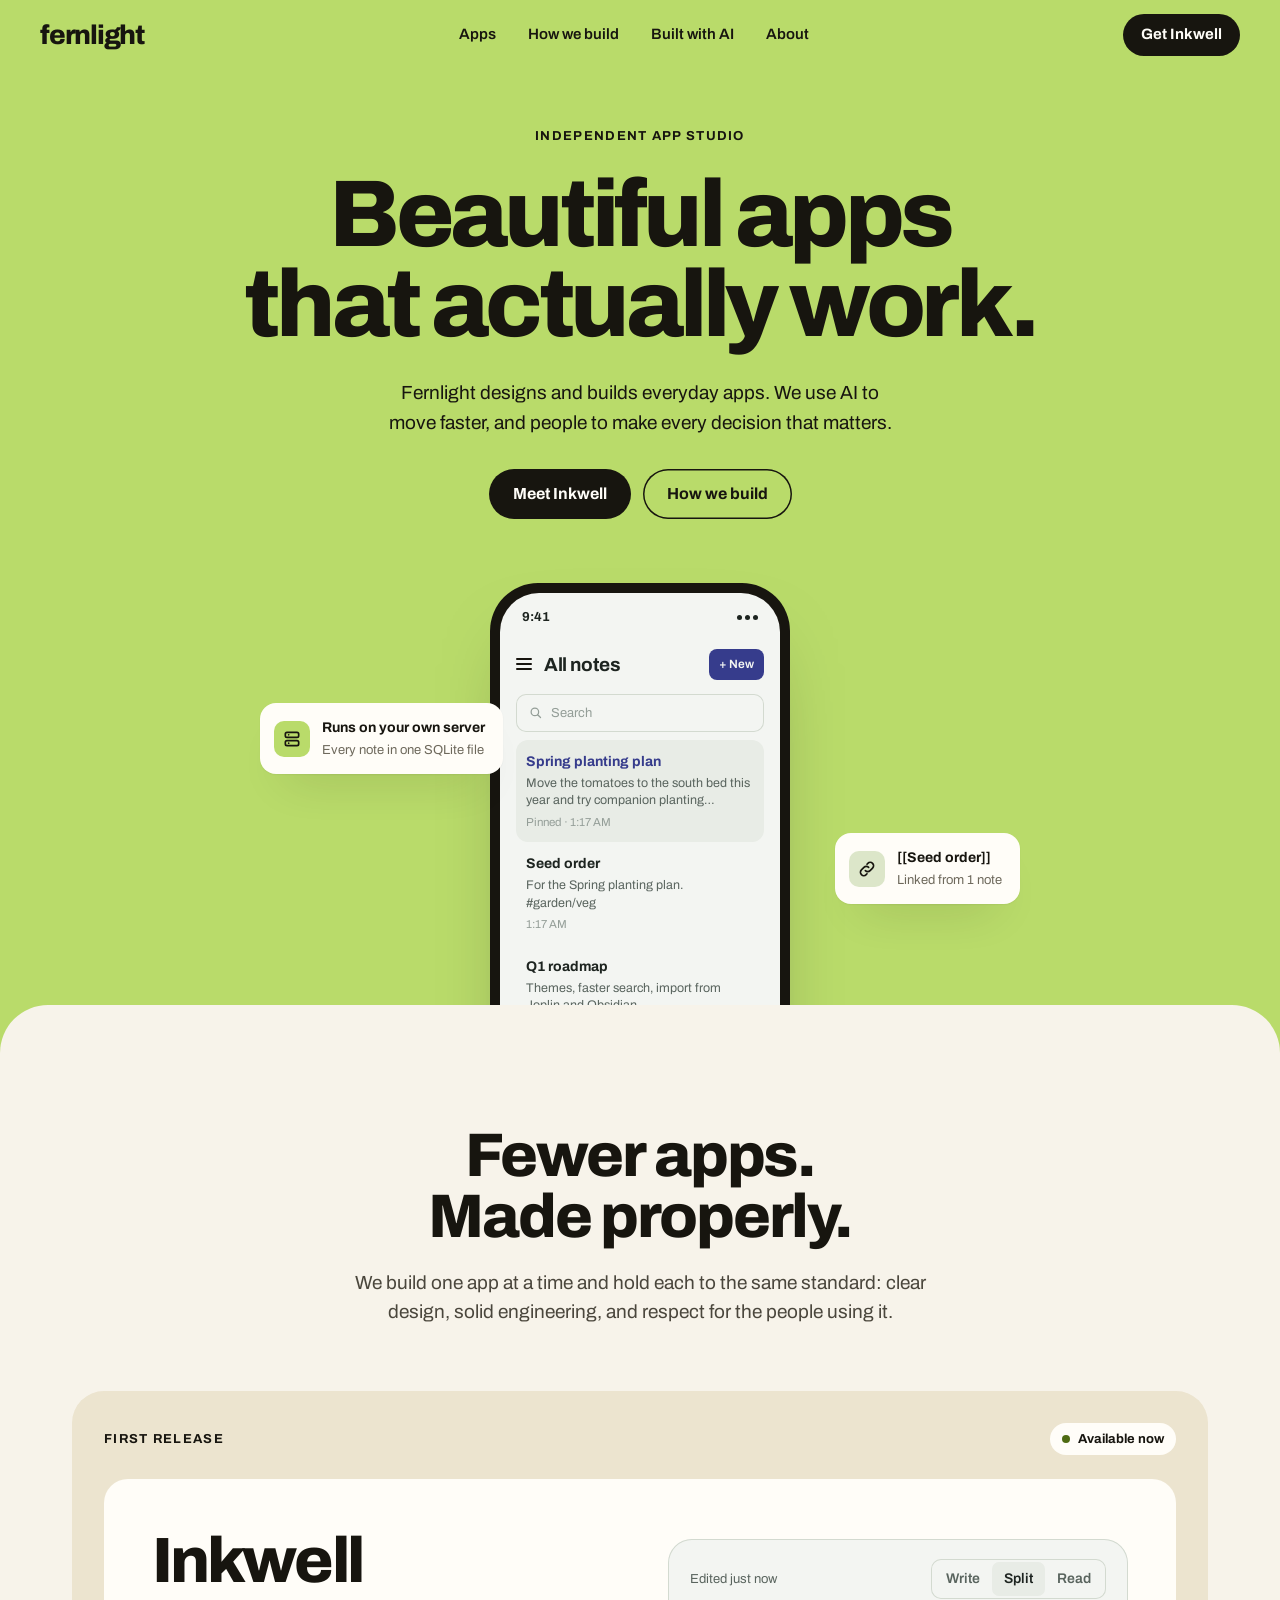
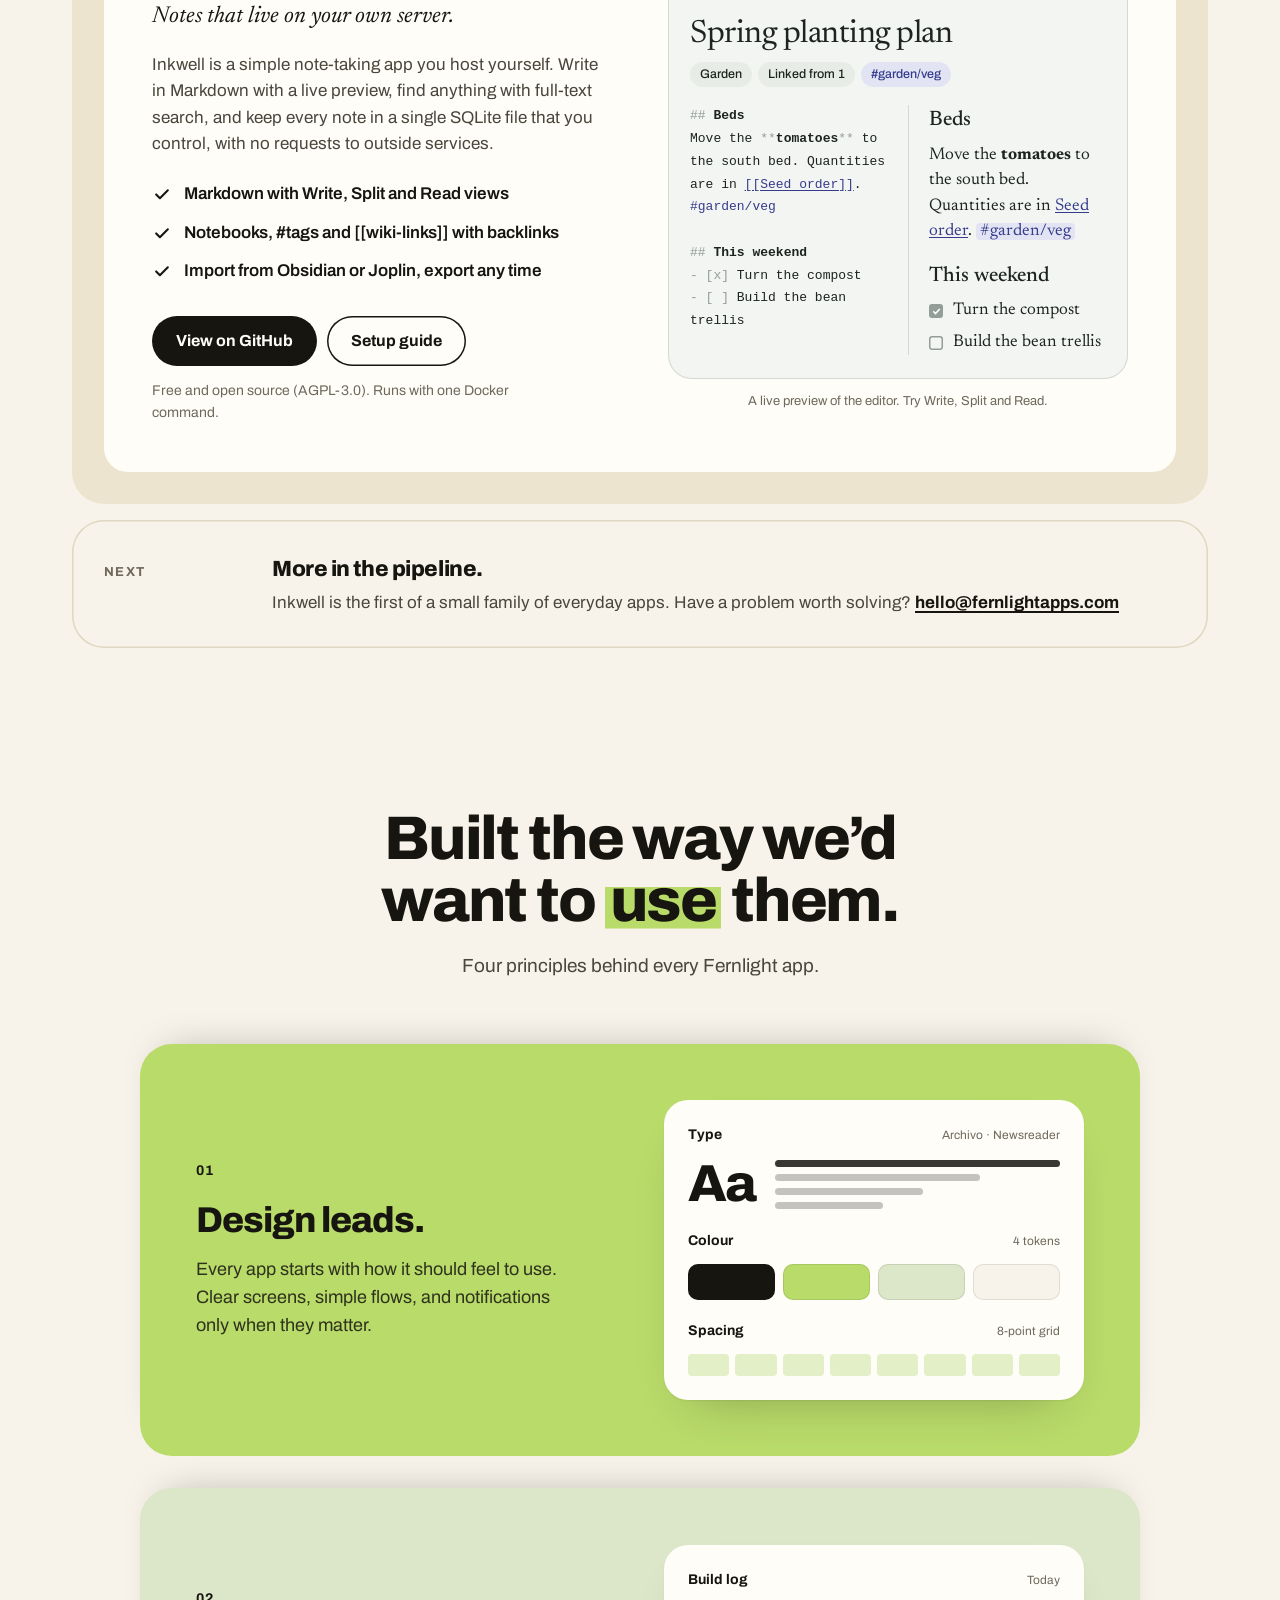
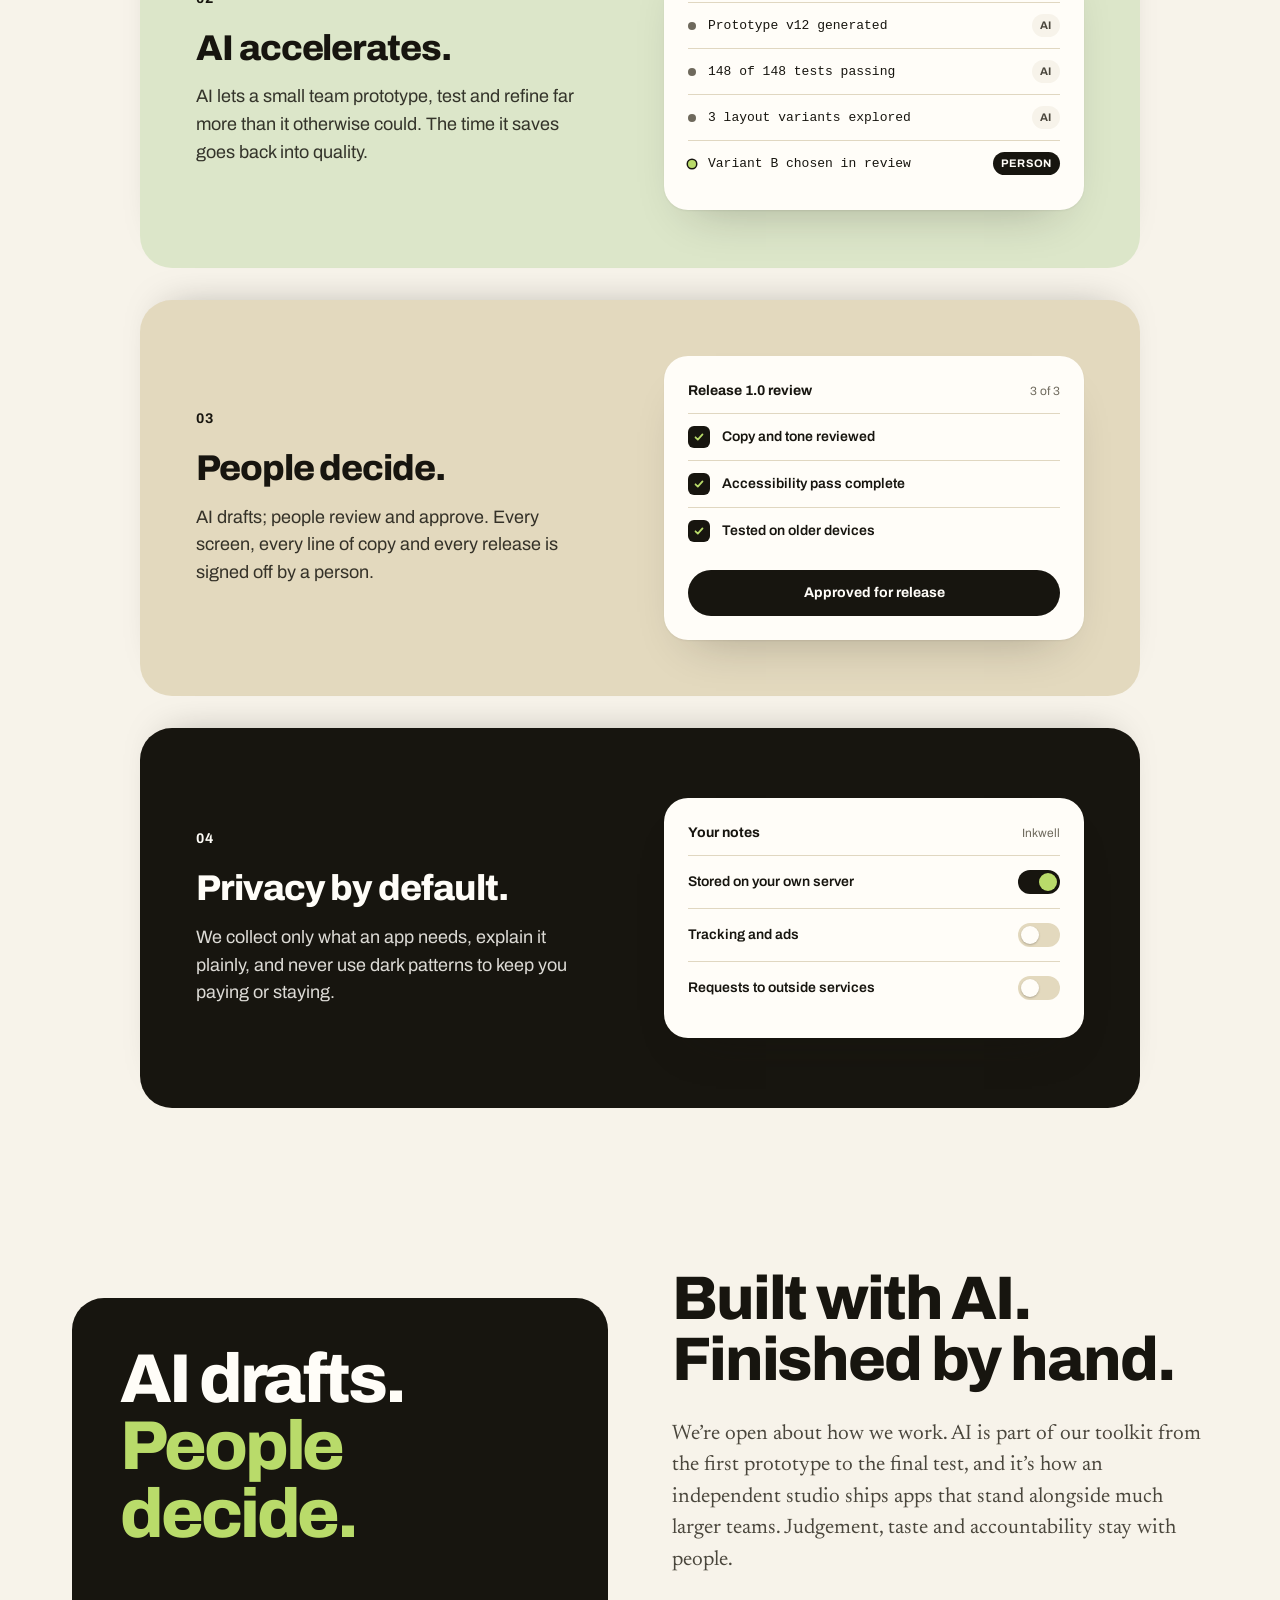
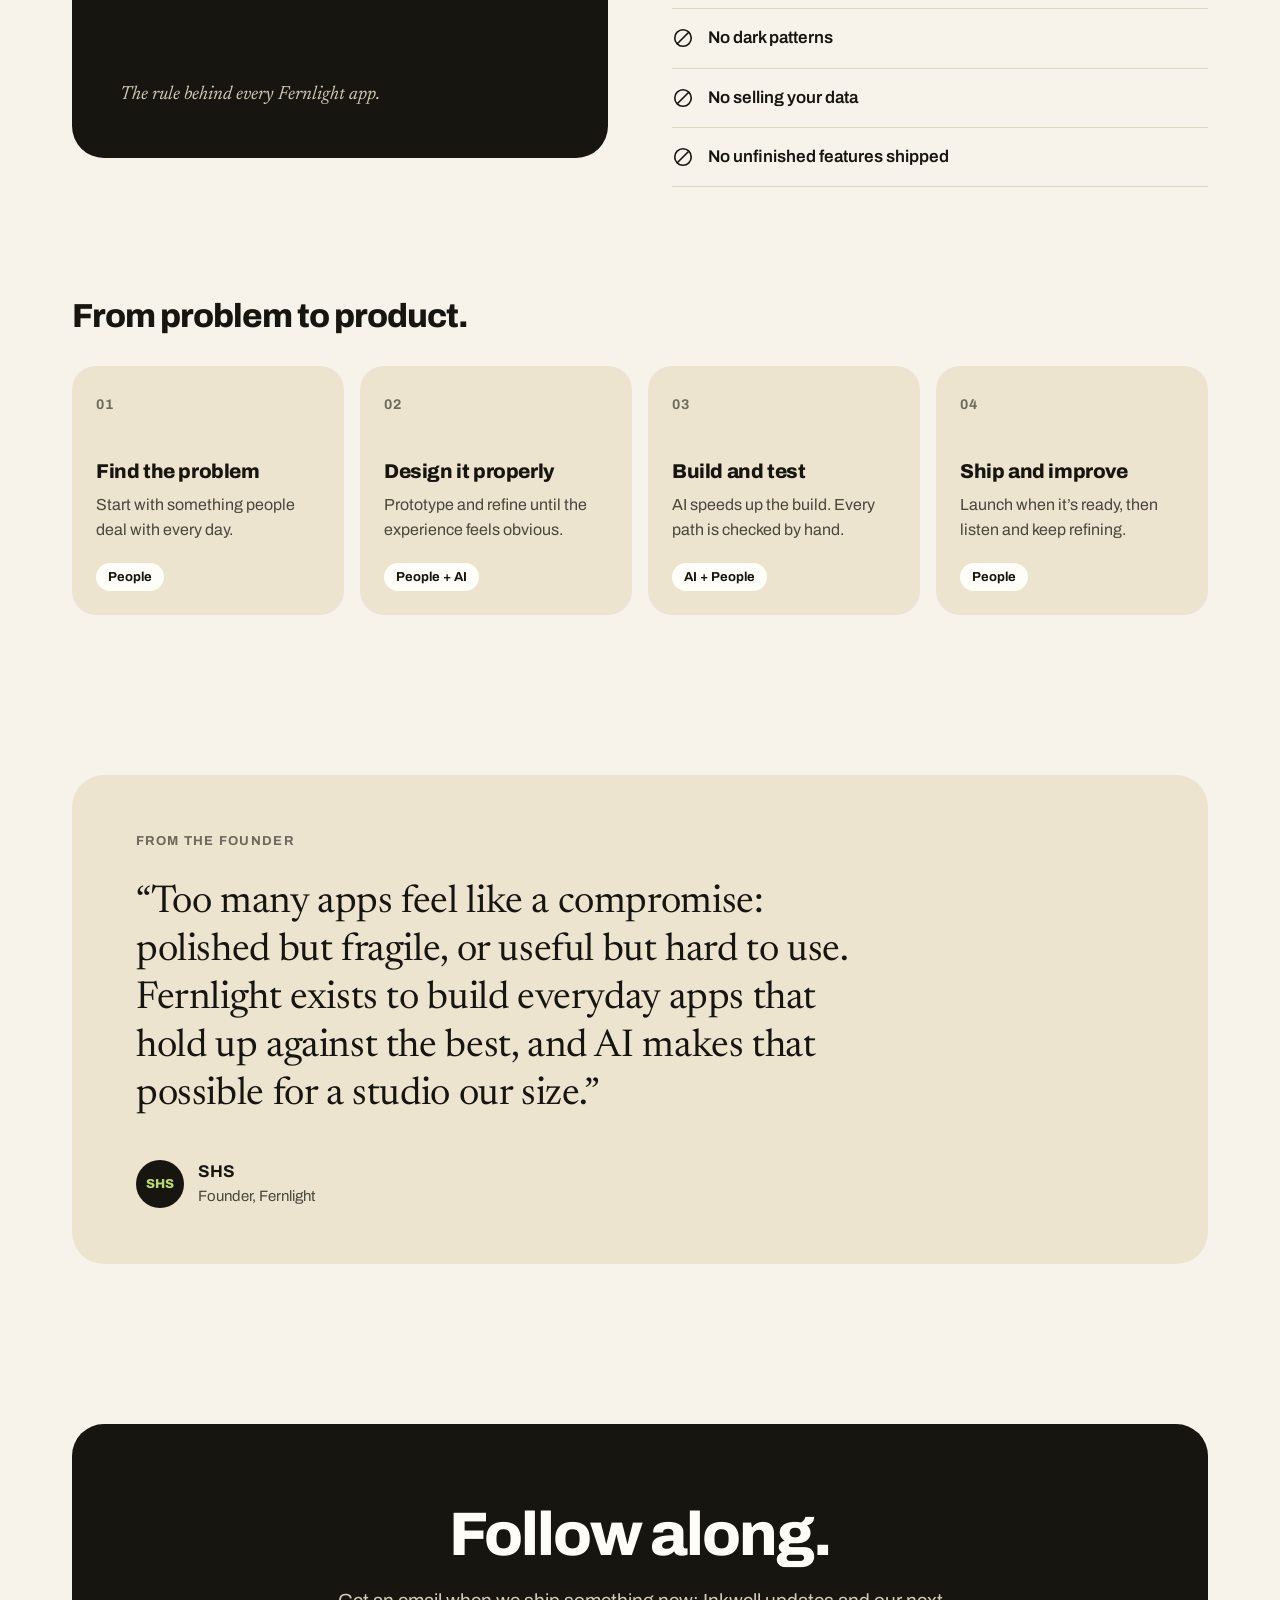
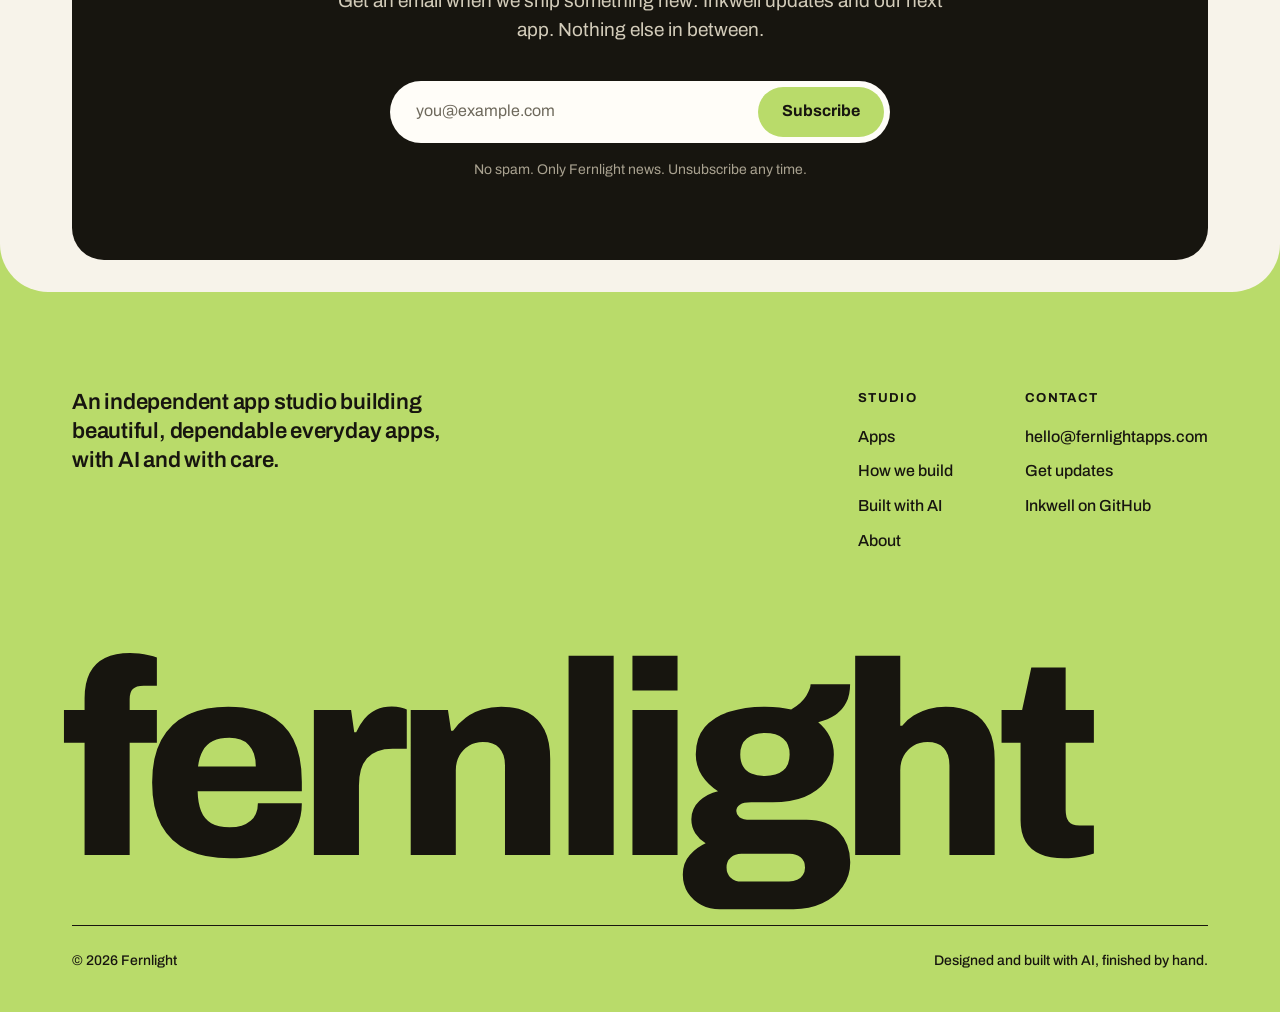
<file: index.html>
<!doctype html>
<html lang="en">
<head>
  <meta charset="utf-8">
  <meta name="viewport" content="width=device-width, initial-scale=1">
  <title>Fernlight | Beautiful apps that actually work</title>
  <meta name="description" content="Fernlight is an independent app studio designing and building everyday apps. We use AI to move faster, and people to make every decision that matters.">
  <link rel="canonical" href="https://fernlightapps.com/">
  <script>document.documentElement.classList.add('js');</script>

  <!-- Icons -->
  <link rel="icon" href="assets/favicon.svg" type="image/svg+xml">
  <link rel="icon" href="assets/favicon-32.png" sizes="32x32" type="image/png">
  <link rel="apple-touch-icon" href="assets/apple-touch-icon.png">
  <link rel="manifest" href="site.webmanifest">
  <meta name="theme-color" content="#B9DB6A">

  <!-- Social sharing -->
  <meta property="og:type" content="website">
  <meta property="og:site_name" content="Fernlight">
  <meta property="og:title" content="Fernlight | Beautiful apps that actually work">
  <meta property="og:description" content="An independent app studio building beautiful, dependable everyday apps, with AI and with care.">
  <meta property="og:url" content="https://fernlightapps.com/">
  <meta property="og:image" content="https://fernlightapps.com/assets/og-image.png">
  <meta property="og:image:width" content="1200">
  <meta property="og:image:height" content="630">
  <meta name="twitter:card" content="summary_large_image">
  <meta name="twitter:title" content="Fernlight | Beautiful apps that actually work">
  <meta name="twitter:description" content="An independent app studio building beautiful, dependable everyday apps, with AI and with care.">
  <meta name="twitter:image" content="https://fernlightapps.com/assets/og-image.png">

  <!-- Fonts: Archivo (headlines and text) + Newsreader (serif accents) -->
  <link rel="preconnect" href="https://fonts.googleapis.com">
  <link rel="preconnect" href="https://fonts.gstatic.com" crossorigin>
  <link rel="stylesheet" href="https://fonts.googleapis.com/css2?family=Archivo:wght@400;500;600;700;800&family=Newsreader:ital,opsz,wght@0,6..72,400;0,6..72,500;1,6..72,400&display=swap">

  <link rel="stylesheet" href="css/styles.css?v=50">
  <script src="js/main.js?v=50" defer></script>
</head>
<body>
  <a class="skip-link" href="#main">Skip to content</a>

  <div class="nav-bar" data-nav>
    <header class="nav">
      <a class="brand" href="#top" aria-label="Fernlight, back to top"><span class="wordmark" aria-hidden="true">fernlight</span></a>
      <nav aria-label="Sections">
        <ul class="nav-links">
          <li><a href="#apps">Apps</a></li>
          <li><a href="#how">How we build</a></li>
          <li><a href="#ai">Built with AI</a></li>
          <li><a href="#about">About</a></li>
        </ul>
      </nav>
      <a class="btn btn-ink btn-small nav-cta" href="https://github.com/sanitydub/inkwell">Get Inkwell</a>
    </header>
  </div>

  <main id="main">
    <!-- ===== Hero ===== -->
    <section id="top" class="hero" aria-labelledby="hero-title">
      <div class="container">
        <p class="eyebrow">Independent app studio</p>
        <h1 id="hero-title" class="hero-title">Beautiful apps that actually work.</h1>
        <p class="lede">Fernlight designs and builds everyday apps. We use AI to move faster, and people to make every decision that matters.</p>
        <div class="hero-actions">
          <a class="btn btn-ink" href="#apps">Meet Inkwell</a>
          <a class="btn btn-line" href="#how">How we build</a>
        </div>

        <!-- Hero visual: Inkwell on a phone, rising out of the page -->
        <div class="hero-art" aria-hidden="true">
          <div class="float-card fc-left">
            <span class="fc-icon"><svg viewBox="0 0 24 24"><rect x="4" y="4" width="16" height="6" rx="2"/><rect x="4" y="14" width="16" height="6" rx="2"/><path d="M8 7h.01M8 17h.01"/></svg></span>
            <div><strong>Runs on your own server</strong><span>Every note in one SQLite file</span></div>
          </div>
          <div class="float-card fc-right">
            <span class="fc-icon fc-sage"><svg viewBox="0 0 24 24"><path d="M10 14a4 4 0 0 0 5.7 0l3-3a4 4 0 0 0-5.7-5.7l-1 1"/><path d="M14 10a4 4 0 0 0-5.7 0l-3 3a4 4 0 0 0 5.7 5.7l1-1"/></svg></span>
            <div><strong>[[Seed order]]</strong><span>Linked from 1 note</span></div>
          </div>
          <div class="phone">
            <div class="screen">
              <div class="ph-status"><span>9:41</span><span class="ph-dots"><i></i><i></i><i></i></span></div>
              <div class="ik-top"><span class="ik-menu"><i></i><i></i><i></i></span><strong>All notes</strong><span class="ik-new">+ New</span></div>
              <div class="ik-search"><svg viewBox="0 0 24 24"><circle cx="11" cy="11" r="6"/><path d="M20 20l-4.5-4.5"/></svg>Search</div>
              <ul class="ik-notes">
                <li class="on"><strong>Spring planting plan</strong><span>Move the tomatoes to the south bed this year and try companion planting…</span><em>Pinned · 1:17 AM</em></li>
                <li><strong>Seed order</strong><span>For the Spring planting plan. #garden/veg</span><em>1:17 AM</em></li>
                <li><strong>Q1 roadmap</strong><span>Themes, faster search, import from Joplin and Obsidian…</span><em>Yesterday</em></li>
                <li><strong>Books to read</strong><span>Next up: The Overstory, Piranesi…</span><em>Monday</em></li>
              </ul>
            </div>
          </div>
        </div>
      </div>
    </section>

    <!-- The cream "sheet" that rises over the hero -->
    <div class="sheet">

      <!-- ===== Apps ===== -->
      <section id="apps" class="section" aria-labelledby="apps-title">
        <div class="container">
          <div class="section-head reveal">
            <h2 id="apps-title" class="h-section">Fewer apps.<br>Made properly.</h2>
            <p class="lede">We build one app at a time and hold each to the same standard: clear design, solid engineering, and respect for the people using it.</p>
          </div>

          <article class="block reveal" aria-labelledby="inkwell-title">
            <div class="block-head">
              <span class="label">First release</span>
              <span class="status">Available now</span>
            </div>
            <div class="showcase">
              <div class="showcase-copy">
                <h3 id="inkwell-title" class="h-card">Inkwell</h3>
                <p class="kicker">Notes that live on your own server.</p>
                <p>Inkwell is a simple note-taking app you host yourself. Write in Markdown with a live preview, find anything with full-text search, and keep every note in a single SQLite file that you control, with no requests to outside services.</p>
                <ul class="ticks">
                  <li>Markdown with Write, Split and Read views</li>
                  <li>Notebooks, #tags and [[wiki-links]] with backlinks</li>
                  <li>Import from Obsidian or Joplin, export any time</li>
                </ul>
                <div class="showcase-actions">
                  <a class="btn btn-ink" href="https://github.com/sanitydub/inkwell">View on GitHub</a>
                  <a class="btn btn-line" href="https://github.com/sanitydub/inkwell#run-it-with-docker">Setup guide</a>
                </div>
                <p class="showcase-note">Free and open source (AGPL-3.0). Runs with one Docker command.</p>
              </div>

              <div class="showcase-demo">
                <div class="ink" data-ink data-view="split">
                  <div class="ik-bar">
                    <span class="ik-edited">Edited just now</span>
                    <div class="ik-seg" role="group" aria-label="Note layout">
                      <button type="button" data-view="write" aria-pressed="false">Write</button>
                      <button type="button" data-view="split" aria-pressed="true">Split</button>
                      <button type="button" data-view="read" aria-pressed="false">Read</button>
                    </div>
                  </div>
                  <p class="ik-title">Spring planting plan</p>
                  <div class="ik-chips"><span>Garden</span><span>Linked from 1</span><span class="ik-tag">#garden/veg</span></div>
                  <div class="ik-panes">
                    <pre class="ik-src" aria-label="Markdown source"><span class="m">##</span> <b>Beds</b>
Move the <span class="m">**</span><b>tomatoes</b><span class="m">**</span> to the south bed. Quantities are in <span class="ik-link">[[Seed order]]</span>. <span class="ik-tag">#garden/veg</span>

<span class="m">##</span> <b>This weekend</b>
<span class="m">- [x]</span> Turn the compost
<span class="m">- [ ]</span> Build the bean trellis</pre>
                    <div class="ik-read" aria-label="Rendered note">
                      <h5>Beds</h5>
                      <p>Move the <b>tomatoes</b> to the south bed. Quantities are in <u>Seed order</u>. <span class="ik-tag">#garden/veg</span></p>
                      <h5>This weekend</h5>
                      <ul class="ik-tasks"><li class="done">Turn the compost</li><li>Build the bean trellis</li></ul>
                    </div>
                  </div>
                </div>
                <p class="demo-note">A live preview of the editor. Try Write, Split and Read.</p>
              </div>
            </div>
          </article>

          <div class="next-up reveal">
            <span class="label">Next</span>
            <div>
              <h3>More in the pipeline.</h3>
              <p>Inkwell is the first of a small family of everyday apps. Have a problem worth solving? <a href="mailto:hello@fernlightapps.com">hello@fernlightapps.com</a></p>
            </div>
          </div>
        </div>
      </section>

      <!-- ===== How we build (stacking cards) ===== -->
      <section id="how" class="section" aria-labelledby="how-title">
        <div class="container">
          <div class="section-head reveal">
            <h2 id="how-title" class="h-section">Built the way we’d want to <mark class="hl">use</mark> them.</h2>
            <p class="lede">Four principles behind every Fernlight app.</p>
          </div>

          <ol class="cards">
            <li class="card card-fern">
              <div class="card-copy">
                <span class="card-num">01</span>
                <h3 class="h-card">Design leads.</h3>
                <p>Every app starts with how it should feel to use. Clear screens, simple flows, and notifications only when they matter.</p>
              </div>
              <div class="vig" aria-hidden="true">
                <div class="vig-row"><span class="vig-title">Type</span><span class="vig-meta">Archivo · Newsreader</span></div>
                <div class="spec"><span class="spec-aa">Aa</span><span class="spec-scale"><i style="--w:100%"></i><i style="--w:72%"></i><i style="--w:52%"></i><i style="--w:38%"></i></span></div>
                <div class="vig-row"><span class="vig-title">Colour</span><span class="vig-meta">4 tokens</span></div>
                <div class="swatches"><i style="--c:#17150F"></i><i style="--c:#B9DB6A"></i><i style="--c:#DCE6C9"></i><i style="--c:#F7F3EA"></i></div>
                <div class="vig-row"><span class="vig-title">Spacing</span><span class="vig-meta">8-point grid</span></div>
                <div class="grid8"><i></i><i></i><i></i><i></i><i></i><i></i><i></i><i></i></div>
              </div>
            </li>
            <li class="card card-sage">
              <div class="card-copy">
                <span class="card-num">02</span>
                <h3 class="h-card">AI accelerates.</h3>
                <p>AI lets a small team prototype, test and refine far more than it otherwise could. The time it saves goes back into quality.</p>
              </div>
              <div class="vig" aria-hidden="true">
                <div class="vig-row"><span class="vig-title">Build log</span><span class="vig-meta">Today</span></div>
                <ul class="log">
                  <li><i class="dot dot-ink"></i><span>Prototype v12 generated</span><em>AI</em></li>
                  <li><i class="dot dot-ink"></i><span>148 of 148 tests passing</span><em>AI</em></li>
                  <li><i class="dot dot-ink"></i><span>3 layout variants explored</span><em>AI</em></li>
                  <li><i class="dot dot-fern"></i><span>Variant B chosen in review</span><em class="em-person">Person</em></li>
                </ul>
              </div>
            </li>
            <li class="card card-sand">
              <div class="card-copy">
                <span class="card-num">03</span>
                <h3 class="h-card">People decide.</h3>
                <p>AI drafts; people review and approve. Every screen, every line of copy and every release is signed off by a person.</p>
              </div>
              <div class="vig" aria-hidden="true">
                <div class="vig-row"><span class="vig-title">Release 1.0 review</span><span class="vig-meta">3 of 3</span></div>
                <ul class="checks">
                  <li>Copy and tone reviewed</li>
                  <li>Accessibility pass complete</li>
                  <li>Tested on older devices</li>
                </ul>
                <span class="vig-btn">Approved for release</span>
              </div>
            </li>
            <li class="card card-ink">
              <div class="card-copy">
                <span class="card-num">04</span>
                <h3 class="h-card">Privacy by default.</h3>
                <p>We collect only what an app needs, explain it plainly, and never use dark patterns to keep you paying or staying.</p>
              </div>
              <div class="vig" aria-hidden="true">
                <div class="vig-row"><span class="vig-title">Your notes</span><span class="vig-meta">Inkwell</span></div>
                <ul class="toggles">
                  <li><span>Stored on your own server</span><i class="tg on"></i></li>
                  <li><span>Tracking and ads</span><i class="tg"></i></li>
                  <li><span>Requests to outside services</span><i class="tg"></i></li>
                </ul>
              </div>
            </li>
          </ol>
        </div>
      </section>

      <!-- ===== Built with AI ===== -->
      <section id="ai" class="section" aria-labelledby="ai-title">
        <div class="container">
          <div class="split reveal">
            <div class="split-art">
              <p class="statement">AI drafts.<br><mark class="hl">People decide.</mark></p>
              <p class="statement-note">The rule behind every Fernlight app.</p>
            </div>
            <div class="split-copy">
              <h2 id="ai-title" class="h-section">Built with AI. Finished by hand.</h2>
              <p class="serif">We’re open about how we work. AI is part of our toolkit from the first prototype to the final test, and it’s how an independent studio ships apps that stand alongside much larger teams. Judgement, taste and accountability stay with people.</p>
              <ul class="nos">
                <li><svg viewBox="0 0 24 24" aria-hidden="true"><circle cx="12" cy="12" r="9"/><path d="M6 18L18 6"/></svg>No dark patterns</li>
                <li><svg viewBox="0 0 24 24" aria-hidden="true"><circle cx="12" cy="12" r="9"/><path d="M6 18L18 6"/></svg>No selling your data</li>
                <li><svg viewBox="0 0 24 24" aria-hidden="true"><circle cx="12" cy="12" r="9"/><path d="M6 18L18 6"/></svg>No unfinished features shipped</li>
              </ul>
            </div>
          </div>

          <div class="process reveal">
            <h3 class="h-sub">From problem to product.</h3>
            <ol class="steps">
              <li class="step">
                <span class="step-num">01</span>
                <h4>Find the problem</h4>
                <p>Start with something people deal with every day.</p>
                <span class="who">People</span>
              </li>
              <li class="step">
                <span class="step-num">02</span>
                <h4>Design it properly</h4>
                <p>Prototype and refine until the experience feels obvious.</p>
                <span class="who">People + AI</span>
              </li>
              <li class="step">
                <span class="step-num">03</span>
                <h4>Build and test</h4>
                <p>AI speeds up the build. Every path is checked by hand.</p>
                <span class="who">AI + People</span>
              </li>
              <li class="step">
                <span class="step-num">04</span>
                <h4>Ship and improve</h4>
                <p>Launch when it’s ready, then listen and keep refining.</p>
                <span class="who">People</span>
              </li>
            </ol>
          </div>
        </div>
      </section>

      <!-- ===== Founder note ===== -->
      <section id="about" class="section" aria-labelledby="about-title">
        <div class="container">
          <figure class="quote reveal">
            <h2 id="about-title" class="label">From the founder</h2>
            <blockquote>
              <p>“Too many apps feel like a compromise: polished but fragile, or useful but hard to use. Fernlight exists to build everyday apps that hold up against the best, and AI makes that possible for a studio our size.”</p>
            </blockquote>
            <figcaption>
              <span class="avatar" aria-hidden="true">SHS</span>
              <span><strong>SHS</strong><span>Founder, Fernlight</span></span>
            </figcaption>
          </figure>
        </div>
      </section>

      <!-- ===== Updates signup ===== -->
      <section id="updates" class="section section-last" aria-labelledby="updates-title">
        <div class="container">
          <div class="night reveal">
            <h2 id="updates-title" class="h-section">Follow along.</h2>
            <p class="lede">Get an email when we ship something new: Inkwell updates and our next app. Nothing else in between.</p>
            <!-- Signups go to Buttondown. See README.md → "Updates form". -->
            <form class="form" data-signup novalidate method="post" target="_blank" action="https://buttondown.com/api/emails/embed-subscribe/sanitydub">
              <input type="hidden" name="embed" value="1">
              <label class="visually-hidden" for="email">Email address</label>
              <input class="input" id="email" name="email" type="email" autocomplete="email" placeholder="you@example.com" required>
              <button class="btn btn-fern" type="submit">Subscribe</button>
            </form>
            <p class="form-status" data-form-status role="status" aria-live="polite"></p>
            <p class="form-note">No spam. Only Fernlight news. Unsubscribe any time.</p>
          </div>
        </div>
      </section>
    </div>
  </main>

  <footer class="footer">
    <div class="container">
      <div class="footer-top">
        <p class="footer-tag">An independent app studio building beautiful, dependable everyday apps, with AI and with care.</p>
        <div class="footer-cols">
          <nav class="footer-col" aria-labelledby="f-studio">
            <h2 id="f-studio">Studio</h2>
            <ul>
              <li><a href="#apps">Apps</a></li>
              <li><a href="#how">How we build</a></li>
              <li><a href="#ai">Built with AI</a></li>
              <li><a href="#about">About</a></li>
            </ul>
          </nav>
          <div class="footer-col">
            <h2>Contact</h2>
            <ul>
              <li><a href="mailto:hello@fernlightapps.com">hello@fernlightapps.com</a></li>
              <li><a href="#updates">Get updates</a></li>
              <li><a href="https://github.com/sanitydub/inkwell">Inkwell on GitHub</a></li>
            </ul>
          </div>
        </div>
      </div>
      <p class="footer-mark" aria-hidden="true"><span class="wordmark">fernlight</span></p>
      <div class="footer-bottom">
        <p>© <span data-year>2026</span> Fernlight</p>
        <p>Designed and built with AI, finished by hand.</p>
      </div>
    </div>
  </footer>
</body>
</html>
</file>
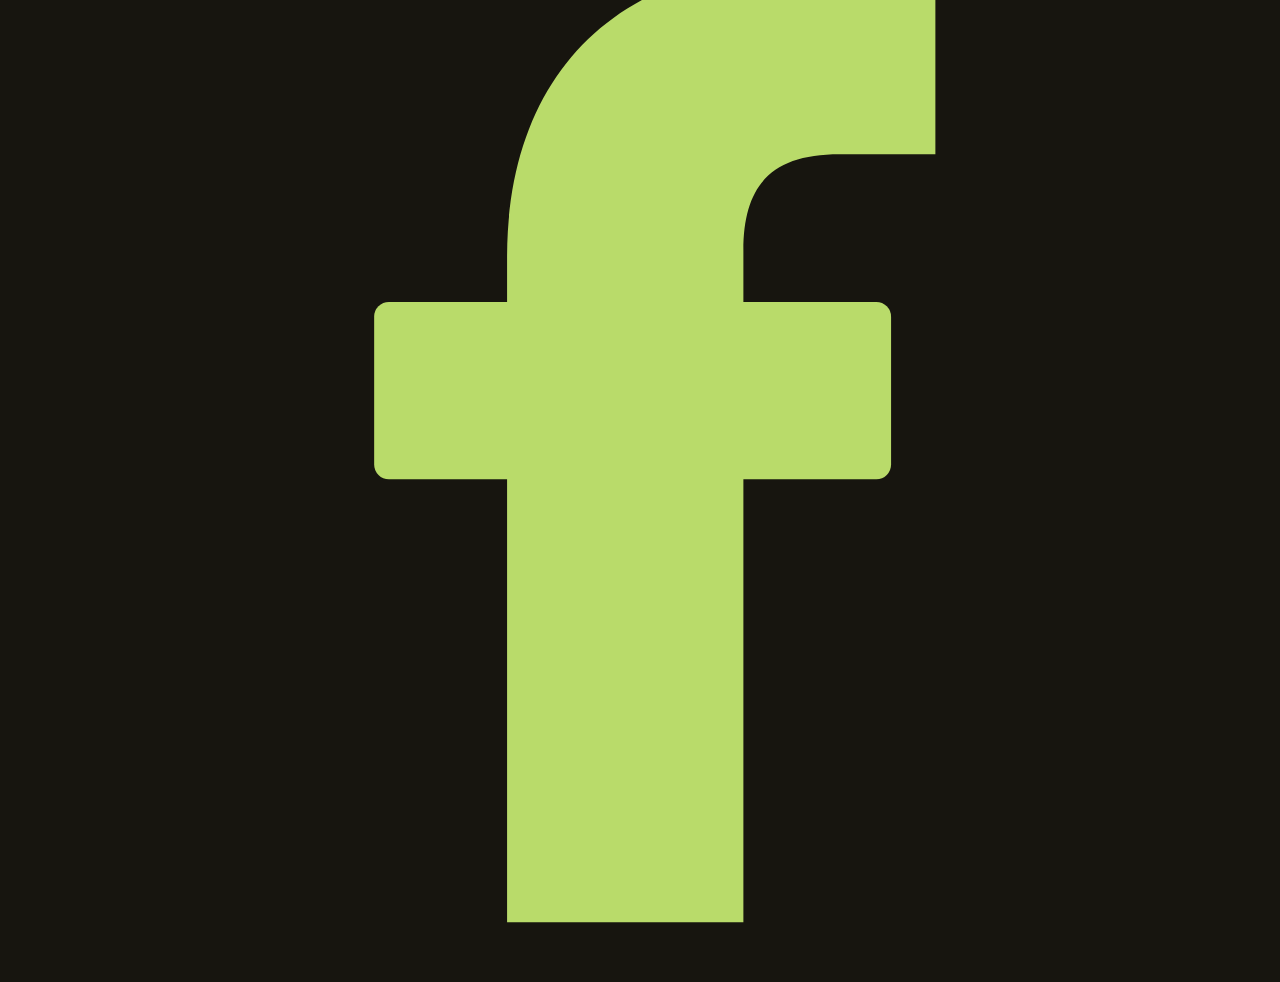
<file: assets/source/icon.html>
<!doctype html>
<!-- Source for the app icons. Rendered to PNG at 512×512 (see README → "Regenerating images"). -->
<!-- The "f" lettermark, kept inside the central safe zone so it also works as a maskable icon. -->
<html lang="en">
<head>
<meta charset="utf-8">
<title>Fernlight icon</title>
<style>
  html, body { margin: 0; width: 100%; height: 100%; background: #17150F; }
  body { display: flex; align-items: center; justify-content: center; }
  svg { width: 60%; height: auto; }
</style>
</head>
<body>
  <svg viewBox="22 14 52 72" aria-hidden="true">
    <path fill="#B9DB6A" d="M39 82V37C39 24.5 46.5 17 59.5 17H68V30H61.5C57 30 55 32 55 36.5V82Z"/>
    <rect x="30" y="40" width="35" height="12" rx="1" fill="#B9DB6A"/>
  </svg>
</body>
</html>
</file>
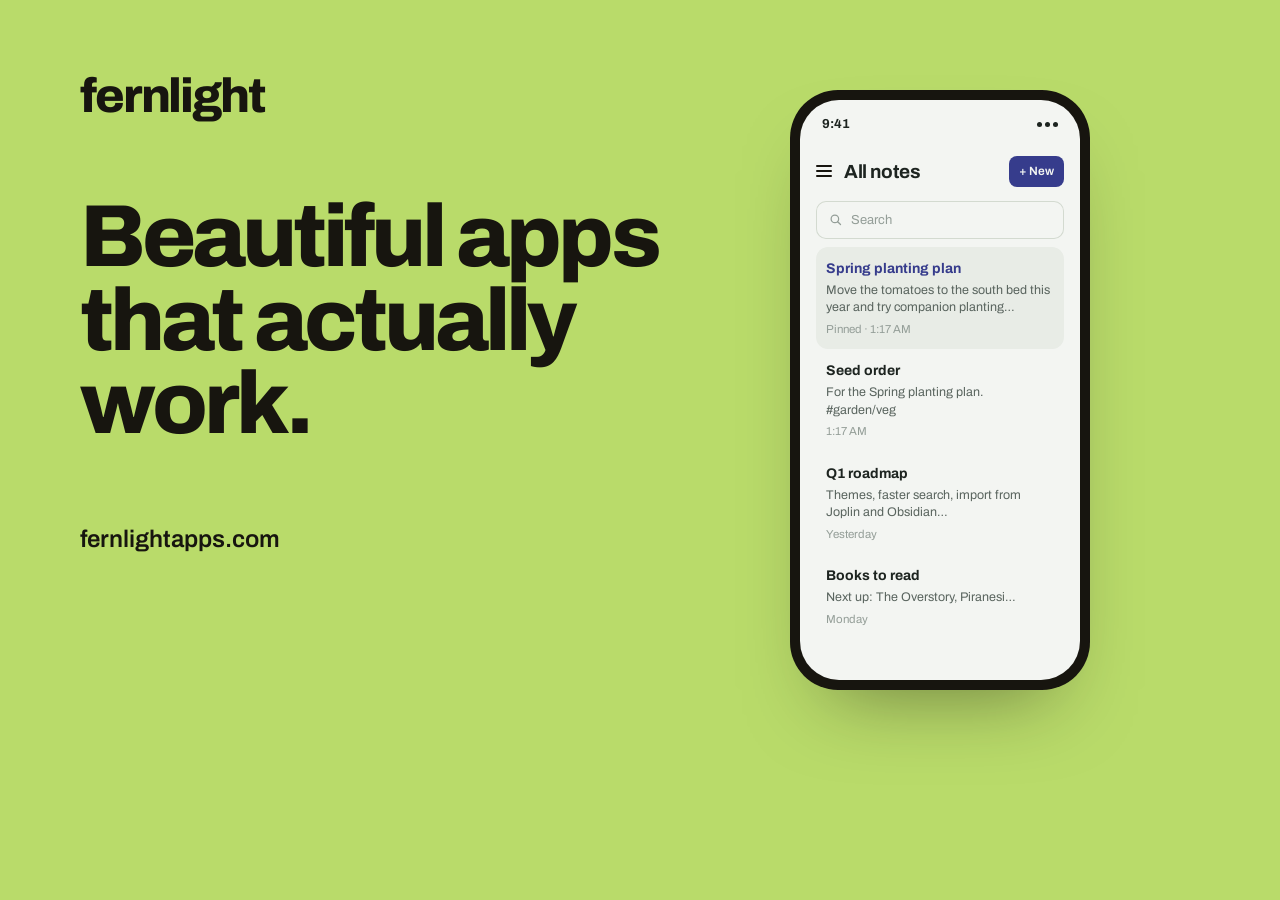
<file: assets/source/og-image.html>
<!doctype html>
<!-- Source for the social share image. Rendered to PNG at 1200×630 (see README → "Regenerating images"). -->
<html lang="en">
<head>
<meta charset="utf-8">
<title>Fernlight share image</title>
<link rel="stylesheet" href="https://fonts.googleapis.com/css2?family=Archivo:wght@400;500;600;700;800&display=swap">
<link rel="stylesheet" href="../../css/styles.css?v=50">
<style>
  html, body { margin: 0; }
  body { width: 1200px; height: 630px; overflow: hidden; background: #B9DB6A; position: relative; }
  .copy { position: absolute; left: 80px; top: 72px; bottom: 72px; width: 640px; display: flex; flex-direction: column; justify-content: space-between; }
  .copy .wordmark { font-size: 48px; }
  h1 { font-size: 88px; line-height: .95; letter-spacing: -.045em; }
  .url { font-size: 24px; font-weight: 600; }
  .phone { position: absolute; right: 110px; top: 90px; margin: 0; }
  .phone, .phone * { animation: none !important; }
</style>
</head>
<body>
  <div class="copy">
    <span class="wordmark">fernlight</span>
    <h1>Beautiful apps that actually work.</h1>
    <div class="url">fernlightapps.com</div>
  </div>
  <div class="phone">
    <div class="screen">
      <div class="ph-status"><span>9:41</span><span class="ph-dots"><i></i><i></i><i></i></span></div>
      <div class="ik-top"><span class="ik-menu"><i></i><i></i><i></i></span><strong>All notes</strong><span class="ik-new">+ New</span></div>
      <div class="ik-search"><svg viewBox="0 0 24 24"><circle cx="11" cy="11" r="6"/><path d="M20 20l-4.5-4.5"/></svg>Search</div>
      <ul class="ik-notes">
        <li class="on"><strong>Spring planting plan</strong><span>Move the tomatoes to the south bed this year and try companion planting…</span><em>Pinned · 1:17 AM</em></li>
        <li><strong>Seed order</strong><span>For the Spring planting plan. #garden/veg</span><em>1:17 AM</em></li>
        <li><strong>Q1 roadmap</strong><span>Themes, faster search, import from Joplin and Obsidian…</span><em>Yesterday</em></li>
        <li><strong>Books to read</strong><span>Next up: The Overstory, Piranesi…</span><em>Monday</em></li>
      </ul>
    </div>
  </div>
</body>
</html>
</file>
<file: css/styles.css>
/* ==========================================================================
   Fernlight: styles
   Colours and type live in the tokens below. Spacing uses an 8-point scale.
   ========================================================================== */

:root {
  /* Colour */
  --fern: #B9DB6A;        /* Fernlight green: hero, footer, highlights */
  --fern-soft: #E3EFC6;   /* pale fern: chart fills, grid tiles */
  --sage: #DCE6C9;        /* quiet second accent */
  --fern-deep: #4E6B12;   /* green that's dark enough for text */
  --ink: #17150F;         /* warm black: text and buttons */
  --ink-2: #4A463C;
  --ink-3: #6E695C;
  --cream: #F7F3EA;       /* the main page "sheet" */
  --paper: #FFFDF8;       /* cards and UI surfaces */
  --sand: #ECE4CF;        /* khaki blocks */
  --sand-2: #E3D9BE;
  --line: #E0D7C1;

  /* Type */
  --sans: 'Archivo', system-ui, -apple-system, 'Segoe UI', sans-serif;
  --serif: 'Newsreader', Georgia, 'Times New Roman', serif;
  --mono: ui-monospace, 'SF Mono', Menlo, Consolas, monospace;

  /* Shape and motion */
  --r-sm: 10px;
  --r-md: 16px;
  --r-lg: 24px;
  --r-xl: 32px;
  --r-sheet: 48px;
  --ease: cubic-bezier(.2, .8, .2, 1);
  --shadow: 0 1px 2px rgba(23, 21, 15, .06), 0 24px 48px -28px rgba(23, 21, 15, .3);

  --gutter: 32px;
  --nav-h: 72px;
}

@media (max-width: 860px) { :root { --gutter: 16px; --r-sheet: 28px; } }

/* ---------- Base ---------- */
*, *::before, *::after { box-sizing: border-box; }

html { scroll-padding-top: 88px; }
@media (prefers-reduced-motion: no-preference) { html { scroll-behavior: smooth; } }

body {
  margin: 0;
  background: var(--fern);
  color: var(--ink);
  font-family: var(--sans);
  font-size: 17px;
  line-height: 1.55;
  -webkit-font-smoothing: antialiased;
  text-rendering: optimizeLegibility;
}

a { color: inherit; }
img, svg { display: block; }
:focus-visible { outline: 3px solid var(--ink); outline-offset: 3px; border-radius: 6px; }

.skip-link {
  position: absolute;
  left: var(--gutter);
  top: -80px;
  z-index: 100;
  padding: 12px 20px;
  border-radius: var(--r-sm);
  background: var(--ink);
  color: var(--paper);
  font-weight: 600;
  text-decoration: none;
}
.skip-link:focus { top: 16px; }

.visually-hidden {
  position: absolute;
  width: 1px;
  height: 1px;
  margin: -1px;
  overflow: hidden;
  clip: rect(0 0 0 0);
  white-space: nowrap;
  border: 0;
}

.container { width: 100%; max-width: 1200px; margin: 0 auto; padding: 0 var(--gutter); }

/* ---------- Type ---------- */
h1, h2, h3, h4 { margin: 0; font-family: var(--sans); font-weight: 800; color: var(--ink); }
.h-section {
  font-size: clamp(36px, 4.8vw, 64px);
  line-height: 1;
  letter-spacing: -.035em;
  text-wrap: balance;
}
.h-card {
  font-size: clamp(28px, 2.8vw, 38px);
  line-height: 1.05;
  letter-spacing: -.03em;
}
.h-sub {
  font-size: clamp(26px, 2.6vw, 34px);
  line-height: 1.05;
  letter-spacing: -.03em;
}
.lede { margin: 0; font-size: 19px; line-height: 1.55; color: var(--ink-2); max-width: 56ch; }
.eyebrow, .label {
  display: block;
  margin: 0;
  font-family: var(--sans);
  font-size: 13px;
  font-weight: 700;
  letter-spacing: .1em;
  text-transform: uppercase;
  color: var(--ink);
}
.serif { font-family: var(--serif); font-size: 21px; line-height: 1.5; color: var(--ink-2); }

/* Highlighter mark: one word or phrase per section, at most */
.hl {
  color: inherit;
  padding: 0 .08em;
  background: linear-gradient(var(--fern), var(--fern)) 0 82% / 100% 62% no-repeat;
  -webkit-box-decoration-break: clone;
  box-decoration-break: clone;
}

/* ---------- Wordmark ---------- */
.wordmark {
  display: inline-block;
  font-family: var(--sans);
  font-weight: 800;
  letter-spacing: -.045em;
  line-height: 1;
  color: var(--ink);
  white-space: nowrap;
}

/* ---------- Buttons ---------- */
.btn {
  display: inline-flex;
  align-items: center;
  justify-content: center;
  gap: 8px;
  min-height: 50px;
  padding: 0 24px;
  border: 0;
  border-radius: 999px;
  font: inherit;
  font-weight: 700;
  font-size: 16px;
  text-decoration: none;
  cursor: pointer;
  transition: background-color .2s ease, transform .2s var(--ease);
}
.btn:active { transform: scale(.98); }
.btn-ink { background: var(--ink); color: var(--paper); }
.btn-ink:hover { background: #33302A; }
.btn-line { background: transparent; color: var(--ink); box-shadow: inset 0 0 0 1.5px var(--ink); }
.btn-line:hover { background: rgba(23, 21, 15, .06); }
.btn-fern { background: var(--fern); color: var(--ink); }
.btn-fern:hover { background: #C9E585; }
.btn-small { min-height: 42px; padding: 0 18px; font-size: 15px; }

/* ---------- Nav ---------- */
.nav-bar {
  position: sticky;
  top: 0;
  z-index: 50;
  transition: background-color .25s ease, box-shadow .25s ease;
}
.nav-bar.scrolled {
  background: rgba(247, 243, 234, .92);
  -webkit-backdrop-filter: saturate(1.4) blur(12px);
  backdrop-filter: saturate(1.4) blur(12px);
  box-shadow: 0 1px 0 var(--line);
}
.nav {
  display: flex;
  align-items: center;
  gap: 32px;
  max-width: 1264px;
  margin: 0 auto;
  padding: 14px var(--gutter);
}
.brand { display: inline-flex; text-decoration: none; }
.brand .wordmark { font-size: 27px; }
.nav > nav { margin: 0 auto; }
.nav-cta { flex: 0 0 auto; }
.nav-links { display: flex; gap: 4px; margin: 0; padding: 0; list-style: none; }
.nav-links a {
  display: inline-block;
  padding: 8px 14px;
  border-radius: 999px;
  font-size: 15px;
  font-weight: 600;
  text-decoration: none;
  transition: background-color .2s ease;
}
.nav-links a:hover { background: rgba(23, 21, 15, .07); }

/* ---------- Hero ---------- */
.hero { padding: 56px 0 0; text-align: center; overflow: hidden; }
.hero .eyebrow { margin-bottom: 24px; }
.hero-title {
  max-width: 15ch;
  margin: 0 auto;
  font-size: clamp(48px, 7.4vw, 104px);
  line-height: .95;
  letter-spacing: -.045em;
  text-wrap: balance;
}
.hero .lede { margin: 28px auto 0; max-width: 48ch; color: var(--ink); opacity: .78; }
.hero-actions { display: flex; justify-content: center; gap: 12px; margin-top: 32px; flex-wrap: wrap; }

/* Phone mock-up, cropped by the sheet rising over it */
.hero-art { position: relative; height: 470px; max-width: 760px; margin: 64px auto 0; }
.phone {
  position: relative;
  z-index: 1;
  width: 300px;
  height: 600px;
  margin: 0 auto;
  padding: 10px;
  border-radius: 48px;
  background: var(--ink);
  box-shadow: 0 40px 80px -40px rgba(23, 21, 15, .5);
  text-align: left;
}
.screen { height: 100%; padding: 14px 16px; border-radius: 39px; background: #F3F5F2; color: #1D2420; overflow: hidden; }
.ph-status { display: flex; justify-content: space-between; align-items: center; font-size: 13px; font-weight: 700; padding: 0 6px; }
.ph-dots { display: flex; gap: 3px; }
.ph-dots i { width: 5px; height: 5px; border-radius: 50%; background: currentColor; }
.ik-top { display: flex; align-items: center; gap: 12px; margin-top: 22px; }
.ik-top strong { flex: 1; font-size: 19px; font-weight: 700; letter-spacing: -.02em; }
.ik-menu { display: grid; gap: 3px; width: 16px; }
.ik-menu i { height: 2px; border-radius: 1px; background: var(--ink); }
.ik-new { padding: 6px 10px; border-radius: 8px; background: #363C8C; color: #F3F5F2; font-size: 12px; font-weight: 600; }
.ik-search { display: flex; align-items: center; gap: 8px; margin: 14px 0 8px; padding: 9px 12px; border-radius: 10px; box-shadow: inset 0 0 0 1px #D3DAD0; font-size: 13px; color: #949E98; }
.ik-search svg { width: 15px; height: 15px; fill: none; stroke: currentColor; stroke-width: 2; stroke-linecap: round; }
.ik-notes { margin: 0; padding: 0; list-style: none; }
.ik-notes li { padding: 11px 10px; border-radius: 12px; }
.ik-notes li.on { background: #E8ECE6; }
.ik-notes strong { display: block; font-size: 14px; font-weight: 700; }
.ik-notes li.on strong { color: #363C8C; }
.ik-notes span { display: -webkit-box; -webkit-line-clamp: 2; -webkit-box-orient: vertical; overflow: hidden; margin-top: 2px; font-size: 12.5px; line-height: 1.4; color: #59645E; }
.ik-notes em { display: block; margin-top: 4px; font-style: normal; font-size: 11.5px; color: #949E98; }

.float-card {
  position: absolute;
  z-index: 2;
  display: flex;
  align-items: center;
  gap: 12px;
  padding: 14px 18px 14px 14px;
  border-radius: var(--r-md);
  background: var(--paper);
  box-shadow: var(--shadow);
  text-align: left;
  font-size: 14px;
}
.float-card strong { display: block; font-weight: 700; }
.float-card span { color: var(--ink-3); font-size: 13px; }
.fc-left { left: 0; top: 120px; }
.fc-right { right: 0; top: 250px; }
.fc-icon { flex: 0 0 auto; display: grid; place-items: center; width: 36px; height: 36px; border-radius: 10px; background: var(--fern); }
.fc-icon.fc-sage { background: var(--sage); }
.fc-icon svg { width: 20px; height: 20px; fill: none; stroke: var(--ink); stroke-width: 2; stroke-linecap: round; stroke-linejoin: round; }

/* ---------- Cream sheet ---------- */
.sheet {
  position: relative;
  z-index: 3;
  margin-top: calc(var(--r-sheet) * -1);
  background: var(--cream);
  border-radius: var(--r-sheet);
}

/* ---------- Sections ---------- */
.section { padding: 120px 0; }
.section + .section { padding-top: 40px; }
.section-last { padding-bottom: 32px; }
.section-head { max-width: 760px; margin: 0 auto 64px; text-align: center; }
.section-head .lede { margin: 20px auto 0; }

/* Khaki block (like a product step) */
.block { padding: 32px; border-radius: var(--r-xl); background: var(--sand); }
.block-head { display: flex; justify-content: space-between; align-items: center; gap: 16px; margin-bottom: 24px; }
.status { display: inline-flex; align-items: center; gap: 8px; padding: 6px 12px; border-radius: 999px; background: var(--paper); font-size: 13px; font-weight: 700; }
.status::before { content: ""; width: 8px; height: 8px; border-radius: 50%; background: var(--fern-deep); }

.showcase {
  display: grid;
  grid-template-columns: minmax(0, 1fr) minmax(0, 1fr);
  gap: 56px;
  align-items: center;
  padding: 48px;
  border-radius: var(--r-lg);
  background: var(--paper);
}
.showcase-copy .h-card { font-size: clamp(44px, 5vw, 64px); letter-spacing: -.045em; }
.kicker { margin: 8px 0 20px; font-family: var(--serif); font-style: italic; font-size: 23px; line-height: 1.3; }
.showcase-copy > p:not(.kicker) { margin: 0; color: var(--ink-2); max-width: 46ch; }
.ticks { margin: 24px 0 32px; padding: 0; list-style: none; display: grid; gap: 12px; font-weight: 600; }
.ticks li { display: flex; gap: 12px; align-items: center; }
.ticks li::before {
  content: "";
  flex: 0 0 auto;
  width: 20px;
  height: 20px;
  background: url("data:image/svg+xml,%3Csvg xmlns='http://www.w3.org/2000/svg' viewBox='0 0 24 24' fill='none' stroke='%2317150F' stroke-width='2.5' stroke-linecap='round' stroke-linejoin='round'%3E%3Cpath d='M5 12.5l4.5 4.5L19 7.5'/%3E%3C/svg%3E") center / contain no-repeat;
}

/* Inkwell editor preview (colours from Inkwell's own light theme) */
.ink {
  --ik-paper: #F3F5F2; --ik-panel: #E8ECE6; --ik-line: #D3DAD0; --ik-ink: #1D2420;
  --ik-muted: #59645E; --ik-accent: #363C8C; --ik-tag-bg: #E2E4F3;
  padding: 20px 22px 24px;
  border-radius: var(--r-lg);
  background: var(--ik-paper);
  color: var(--ik-ink);
  box-shadow: inset 0 0 0 1px var(--ik-line);
}
.ik-bar { display: flex; justify-content: space-between; align-items: center; gap: 12px; }
.ik-edited { font-size: 13px; color: var(--ik-muted); }
.ik-seg { display: flex; padding: 3px; border-radius: 10px; box-shadow: inset 0 0 0 1px var(--ik-line); }
.ik-seg button { min-height: 34px; padding: 0 12px; border: 0; border-radius: 7px; background: transparent; color: var(--ik-muted); font: inherit; font-size: 14px; font-weight: 600; cursor: pointer; }
.ik-seg button:hover { color: var(--ik-ink); }
.ik-seg button[aria-pressed="true"] { background: var(--ik-panel); color: var(--ik-ink); }
.ik-title { margin: 18px 0 10px; font-family: var(--serif); font-size: 32px; line-height: 1.1; letter-spacing: -.015em; }
.ik-chips { display: flex; flex-wrap: wrap; gap: 6px; margin-bottom: 18px; }
.ik-chips span { padding: 3px 10px; border-radius: 999px; background: var(--ik-panel); font-size: 12.5px; font-weight: 500; }
.ik-tag { color: var(--ik-accent); }
.ik-chips .ik-tag { background: var(--ik-tag-bg); }
.ik-panes { display: grid; grid-template-columns: minmax(0, 1fr) minmax(0, 1fr); gap: 20px; min-height: 230px; }
.ik-src { margin: 0; font-family: var(--mono); font-size: 13px; line-height: 1.75; white-space: pre-wrap; color: var(--ik-ink); }
.ik-src .m { color: #949E98; }
.ik-src b { font-weight: 700; }
.ik-link { color: var(--ik-accent); text-decoration: underline; text-underline-offset: 2px; }
.ik-read { padding-left: 20px; border-left: 1px solid var(--ik-line); font-family: var(--serif); font-size: 17px; line-height: 1.5; }
.ik-read h5 { margin: 0 0 6px; font-family: var(--serif); font-size: 21px; font-weight: 500; }
.ik-read h5 + p { margin: 0 0 16px; }
.ik-read u { color: var(--ik-accent); text-underline-offset: 2px; }
.ik-read .ik-tag { padding: 0 4px; border-radius: 4px; background: var(--ik-tag-bg); }
.ik-tasks { margin: 0; padding: 0; list-style: none; display: grid; gap: 6px; }
.ik-tasks li { display: flex; align-items: center; gap: 10px; }
.ik-tasks li::before { content: ""; width: 14px; height: 14px; border-radius: 3px; box-shadow: inset 0 0 0 1.5px #949E98; }
.ik-tasks li.done::before { background: #949E98 url("data:image/svg+xml,%3Csvg xmlns='http://www.w3.org/2000/svg' viewBox='0 0 24 24' fill='none' stroke='white' stroke-width='3.5' stroke-linecap='round' stroke-linejoin='round'%3E%3Cpath d='M6 12.5l4 4 8-9'/%3E%3C/svg%3E") center / 11px no-repeat; }
.ink[data-view="write"] .ik-panes, .ink[data-view="read"] .ik-panes { grid-template-columns: minmax(0, 1fr); }
.ink[data-view="write"] .ik-read, .ink[data-view="read"] .ik-src { display: none; }
.ink[data-view="read"] .ik-read { padding-left: 0; border-left: 0; }
.demo-note { margin: 12px 0 0; text-align: center; font-size: 13px; color: var(--ink-3); }
.showcase-actions { display: flex; flex-wrap: wrap; gap: 10px; }
.showcase-note { margin: 14px 0 0 !important; font-size: 14px; color: var(--ink-3) !important; }

.next-up {
  display: flex;
  align-items: baseline;
  gap: 48px;
  margin-top: 16px;
  padding: 32px;
  border-radius: var(--r-xl);
  box-shadow: inset 0 0 0 1.5px var(--line);
}
.next-up .label { flex: 0 0 120px; color: var(--ink-3); }
.next-up h3 { font-size: 22px; letter-spacing: -.02em; margin-bottom: 4px; }
.next-up p { margin: 0; color: var(--ink-2); }
.next-up a { font-weight: 700; color: var(--ink); text-decoration-thickness: 1.5px; text-underline-offset: 3px; }

/* ---------- Stacking principle cards ---------- */
.cards { margin: 0 auto; padding: 0; list-style: none; display: grid; gap: 32px; max-width: 1000px; }
.card {
  position: sticky;
  top: calc(var(--nav-h) + 24px);
  display: grid;
  grid-template-columns: minmax(0, 1fr) minmax(0, 1fr);
  gap: 48px;
  align-items: center;
  min-height: 380px;
  padding: 56px;
  border-radius: var(--r-xl);
  box-shadow: 0 -16px 40px -28px rgba(23, 21, 15, .4);
}
.card:nth-child(2) { top: calc(var(--nav-h) + 40px); }
.card:nth-child(3) { top: calc(var(--nav-h) + 56px); }
.card:nth-child(4) { top: calc(var(--nav-h) + 72px); }
.card-fern { background: var(--fern); }
.card-sage { background: var(--sage); }
.card-sand { background: var(--sand-2); }
.card-ink { background: var(--ink); color: var(--paper); }
.card-ink h3 { color: var(--paper); }
.card-num { display: block; margin-bottom: 20px; font-size: 14px; font-weight: 700; letter-spacing: .1em; }
.card p { margin: 16px 0 0; font-size: 18px; max-width: 38ch; opacity: .85; }

/* Small interface vignettes inside each card */
.vig { padding: 24px; border-radius: var(--r-lg); background: var(--paper); color: var(--ink); box-shadow: var(--shadow); font-size: 14px; }
.vig-row { display: flex; justify-content: space-between; align-items: baseline; gap: 12px; margin-bottom: 12px; }
.vig-row:not(:first-child) { margin-top: 20px; }
.vig-title { font-weight: 700; }
.vig-meta { font-size: 12px; color: var(--ink-3); }
.spec { display: flex; align-items: center; gap: 20px; }
.spec-aa { font-size: 52px; font-weight: 800; letter-spacing: -.04em; line-height: 1; }
.spec-scale { flex: 1; display: grid; gap: 7px; }
.spec-scale i { display: block; height: 7px; width: var(--w); border-radius: 4px; background: var(--ink); opacity: .85; }
.spec-scale i + i { opacity: .25; }
.swatches { display: grid; grid-template-columns: repeat(4, 1fr); gap: 8px; }
.swatches i { height: 36px; border-radius: 10px; background: var(--c); box-shadow: inset 0 0 0 1px rgba(23, 21, 15, .1); }
.grid8 { display: grid; grid-template-columns: repeat(8, 1fr); gap: 6px; }
.grid8 i { height: 22px; border-radius: 4px; background: var(--fern-soft); }
.log, .checks, .toggles { margin: 0; padding: 0; list-style: none; }
.log li { display: flex; align-items: center; gap: 12px; padding: 11px 0; border-top: 1px solid var(--line); }
.log span { flex: 1; font-family: var(--mono); font-size: 13px; }
.log em { font-style: normal; font-size: 11px; font-weight: 700; letter-spacing: .06em; text-transform: uppercase; padding: 3px 8px; border-radius: 999px; background: var(--cream); color: var(--ink-2); }
.log em.em-person { background: var(--ink); color: var(--paper); }
.dot { width: 8px; height: 8px; border-radius: 50%; }
.dot-ink { background: var(--ink-3); }
.dot-fern { background: var(--fern); box-shadow: 0 0 0 1.5px var(--ink); }
.checks li { display: flex; align-items: center; gap: 12px; padding: 12px 0; border-top: 1px solid var(--line); font-weight: 600; }
.checks li::before {
  content: "";
  flex: 0 0 auto;
  width: 22px;
  height: 22px;
  border-radius: 6px;
  background: var(--ink) url("data:image/svg+xml,%3Csvg xmlns='http://www.w3.org/2000/svg' viewBox='0 0 24 24' fill='none' stroke='%23B9DB6A' stroke-width='3' stroke-linecap='round' stroke-linejoin='round'%3E%3Cpath d='M6 12.5l4 4 8-9'/%3E%3C/svg%3E") center / 14px no-repeat;
}
.vig-btn { display: flex; justify-content: center; margin-top: 16px; padding: 12px; border-radius: 999px; background: var(--ink); color: var(--paper); font-weight: 700; }
.toggles li { display: flex; justify-content: space-between; align-items: center; gap: 12px; padding: 14px 0; border-top: 1px solid var(--line); font-weight: 600; }
.tg { position: relative; flex: 0 0 auto; width: 42px; height: 24px; border-radius: 999px; background: var(--sand-2); }
.tg::after { content: ""; position: absolute; top: 3px; left: 3px; width: 18px; height: 18px; border-radius: 50%; background: var(--paper); box-shadow: 0 1px 2px rgba(23, 21, 15, .25); }
.tg.on { background: var(--ink); }
.tg.on::after { left: 21px; background: var(--fern); }

/* ---------- Built with AI ---------- */
.split { display: grid; grid-template-columns: minmax(0, 1fr) minmax(0, 1fr); gap: 64px; align-items: center; }
.split-art {
  display: flex;
  flex-direction: column;
  justify-content: space-between;
  min-height: 460px;
  padding: 48px;
  border-radius: var(--r-xl);
  background: var(--ink);
  color: var(--paper);
}
.statement { margin: 0; font-size: clamp(44px, 5.4vw, 76px); font-weight: 800; line-height: .98; letter-spacing: -.045em; }
.statement .hl { background: none; padding: 0; color: var(--fern); }
.statement-note { margin: 32px 0 0; font-family: var(--serif); font-style: italic; font-size: 19px; color: #CFC8B6; }
.split-copy .serif { margin: 28px 0 0; }
.nos { margin: 32px 0 0; padding: 0; list-style: none; border-top: 1px solid var(--line); }
.nos li { display: flex; align-items: center; gap: 14px; padding: 16px 0; border-bottom: 1px solid var(--line); font-weight: 600; }
.nos svg { flex: 0 0 auto; width: 22px; height: 22px; fill: none; stroke: var(--ink); stroke-width: 1.75; stroke-linecap: round; }

/* Process */
.process { margin-top: 112px; }
.steps { display: grid; grid-template-columns: repeat(4, minmax(0, 1fr)); gap: 16px; margin: 32px 0 0; padding: 0; list-style: none; }
.step { display: flex; flex-direction: column; padding: 28px 24px 24px; border-radius: var(--r-lg); background: var(--sand); }
.step-num { font-size: 14px; font-weight: 700; letter-spacing: .1em; color: var(--ink-3); }
.step h4 { margin: 40px 0 6px; font-size: 20px; letter-spacing: -.02em; }
.step p { margin: 0 0 20px; font-size: 16px; color: var(--ink-2); }
.who { margin-top: auto; align-self: flex-start; padding: 4px 12px; border-radius: 999px; background: var(--paper); font-size: 13px; font-weight: 700; }

/* ---------- Founder note ---------- */
.quote { margin: 0; padding: 56px 64px; border-radius: var(--r-xl); background: var(--sand); }
.quote .label { margin-bottom: 28px; color: var(--ink-3); }
.quote blockquote { margin: 0; }
.quote blockquote p {
  margin: 0;
  max-width: 34ch;
  font-family: var(--serif);
  font-size: clamp(26px, 3vw, 40px);
  line-height: 1.25;
  letter-spacing: -.01em;
}
.quote figcaption { margin-top: 40px; display: flex; align-items: center; gap: 14px; }
.avatar { display: grid; place-items: center; width: 48px; height: 48px; border-radius: 50%; background: var(--ink); color: var(--fern); font-weight: 800; font-size: 13px; }
.quote figcaption strong { display: block; font-weight: 700; }
.quote figcaption span span { display: block; font-size: 15px; color: var(--ink-2); }

/* ---------- Updates signup ---------- */
.night { padding: 80px 64px; border-radius: var(--r-xl); background: var(--ink); color: var(--paper); text-align: center; }
.night h2 { color: var(--paper); }
.night .lede { margin: 20px auto 0; color: #D3CCBA; }
.form { display: flex; gap: 8px; max-width: 500px; margin: 36px auto 0; padding: 6px; border-radius: 999px; background: var(--paper); }
.input {
  flex: 1 1 auto;
  min-width: 0;
  min-height: 50px;
  padding: 0 20px;
  border: 0;
  border-radius: 999px;
  background: transparent;
  color: var(--ink);
  font: inherit;
  font-size: 16px;
}
.input::placeholder { color: var(--ink-3); }
.input:focus-visible { outline-offset: 0; }
.night :focus-visible { outline-color: var(--fern); }
.night .form :focus-visible { outline-color: var(--ink); }
.form-note { margin: 16px 0 0; font-size: 14px; color: #A9A290; }
.form-status:empty { display: none; }
.form-status { max-width: 500px; margin: 16px auto 0; padding: 12px 20px; border-radius: var(--r-md); background: rgba(255, 253, 248, .1); font-size: 15px; }

/* ---------- Footer (back on fern green) ---------- */
.footer { padding: 96px 0 40px; }
.footer-top { display: flex; flex-wrap: wrap; justify-content: space-between; gap: 48px; }
.footer-tag { margin: 0; max-width: 30ch; font-size: 22px; font-weight: 600; line-height: 1.3; letter-spacing: -.01em; }
.footer-cols { display: flex; gap: 72px; flex-wrap: wrap; }
.footer-col h2 { font-size: 13px; font-weight: 700; letter-spacing: .1em; text-transform: uppercase; margin-bottom: 16px; }
.footer-col ul { margin: 0; padding: 0; list-style: none; display: grid; gap: 10px; font-size: 16px; font-weight: 500; }
.footer-col a { text-decoration: none; }
.footer-col a:hover { text-decoration: underline; text-decoration-thickness: 1.5px; text-underline-offset: 3px; }
.footer-mark { margin: 72px 0 0; line-height: 0; }
.footer-mark .wordmark { font-size: clamp(80px, 21.5vw, 288px); letter-spacing: -.055em; margin-left: -.04em; }
.footer-bottom { display: flex; flex-wrap: wrap; justify-content: space-between; gap: 12px 32px; margin-top: 24px; padding-top: 24px; border-top: 1.5px solid var(--ink); font-size: 14px; font-weight: 500; }
.footer-bottom p { margin: 0; }

/* ---------- 404 ---------- */
.lost-page { min-height: 100vh; display: flex; flex-direction: column; }
.lost { flex: 1; display: grid; place-content: center; justify-items: center; gap: 24px; padding: 48px var(--gutter) 120px; text-align: center; }
.lost .eyebrow { color: var(--ink); opacity: .7; }
.lost h1 { font-size: clamp(44px, 6vw, 84px); line-height: .95; letter-spacing: -.045em; }
.lost p { margin: 0; opacity: .8; max-width: 40ch; font-size: 19px; }

/* ---------- Responsive ---------- */
@media (max-width: 960px) {
  .nav-links { display: none; }
  .nav { justify-content: space-between; }
  .showcase, .split { grid-template-columns: minmax(0, 1fr); }
  .showcase { padding: 28px 20px; gap: 32px; }
  .block { padding: 20px 12px 12px; }
  .block-head { padding: 0 8px; }
  .steps { grid-template-columns: repeat(2, minmax(0, 1fr)); }
  .split-art { min-height: 0; }
  .float-card { display: none; }
}
@media (max-width: 860px) {
  .hero { padding-top: 40px; }
  .hero-art { height: 380px; margin-top: 48px; }
  .phone { width: 260px; height: 520px; border-radius: 42px; }
  .screen { border-radius: 33px; padding: 12px 16px; }
  .ik-notes li span { -webkit-line-clamp: 1; }
  .section { padding: 80px 0; }
  .section + .section { padding-top: 32px; }
  .section-head { margin-bottom: 40px; }
  .card { grid-template-columns: minmax(0, 1fr); gap: 28px; min-height: 0; padding: 32px 24px; top: calc(var(--nav-h) + 12px); }
  .card:nth-child(2) { top: calc(var(--nav-h) + 22px); }
  .card:nth-child(3) { top: calc(var(--nav-h) + 32px); }
  .card:nth-child(4) { top: calc(var(--nav-h) + 42px); }
  .card-num { margin-bottom: 12px; }
  .vig { padding: 18px; }
  .next-up { flex-direction: column; gap: 12px; padding: 24px; }
  .next-up .label { flex: none; }
  .split { gap: 32px; }
  .split-art { padding: 32px 24px; }
  .process { margin-top: 72px; }
  .quote { padding: 36px 24px; }
  .night { padding: 48px 20px; }
  .footer { padding-top: 64px; }
  .footer-mark { margin-top: 48px; }
}
@media (max-width: 560px) {
  .ik-edited { display: none; }
  .ik-bar { justify-content: flex-end; }
  .ink[data-view="split"] .ik-panes { grid-template-columns: minmax(0, 1fr); }
  .ink[data-view="split"] .ik-read { padding: 16px 0 0; border-left: 0; border-top: 1px solid var(--ik-line); }
  .brand .wordmark { font-size: 24px; }
  .nav-cta { padding: 0 14px; font-size: 14px; }
  .steps { grid-template-columns: minmax(0, 1fr); }
  .step h4 { margin-top: 20px; }
  .form { flex-direction: column; border-radius: var(--r-lg); }
  .form .btn { width: 100%; }
}

/* ---------- Motion: a quiet entrance, then sections fade up ---------- */
@media (prefers-reduced-motion: no-preference) {
  .js .hero .eyebrow, .js .hero-title, .js .hero .lede, .js .hero-actions { animation: rise .9s var(--ease) both; }
  .js .hero-title { animation-delay: .05s; }
  .js .hero .lede { animation-delay: .12s; }
  .js .hero-actions { animation-delay: .18s; }
  .js .phone { animation: lift 1.1s var(--ease) .3s both; }
  .js .fc-left { animation: rise 1s var(--ease) .7s both; }
  .js .fc-right { animation: rise 1s var(--ease) .85s both; }

  .js .reveal { opacity: 0; transform: translateY(24px); transition: opacity .8s var(--ease), transform .8s var(--ease); }
  .js .reveal.in { opacity: 1; transform: none; }
}
@keyframes rise { from { opacity: 0; transform: translateY(16px); } to { opacity: 1; transform: none; } }
@keyframes lift { from { opacity: 0; transform: translateY(80px); } to { opacity: 1; transform: none; } }

@media (prefers-reduced-motion: reduce) {
  *, *::before, *::after { animation: none !important; transition: none !important; }
}
</file>
